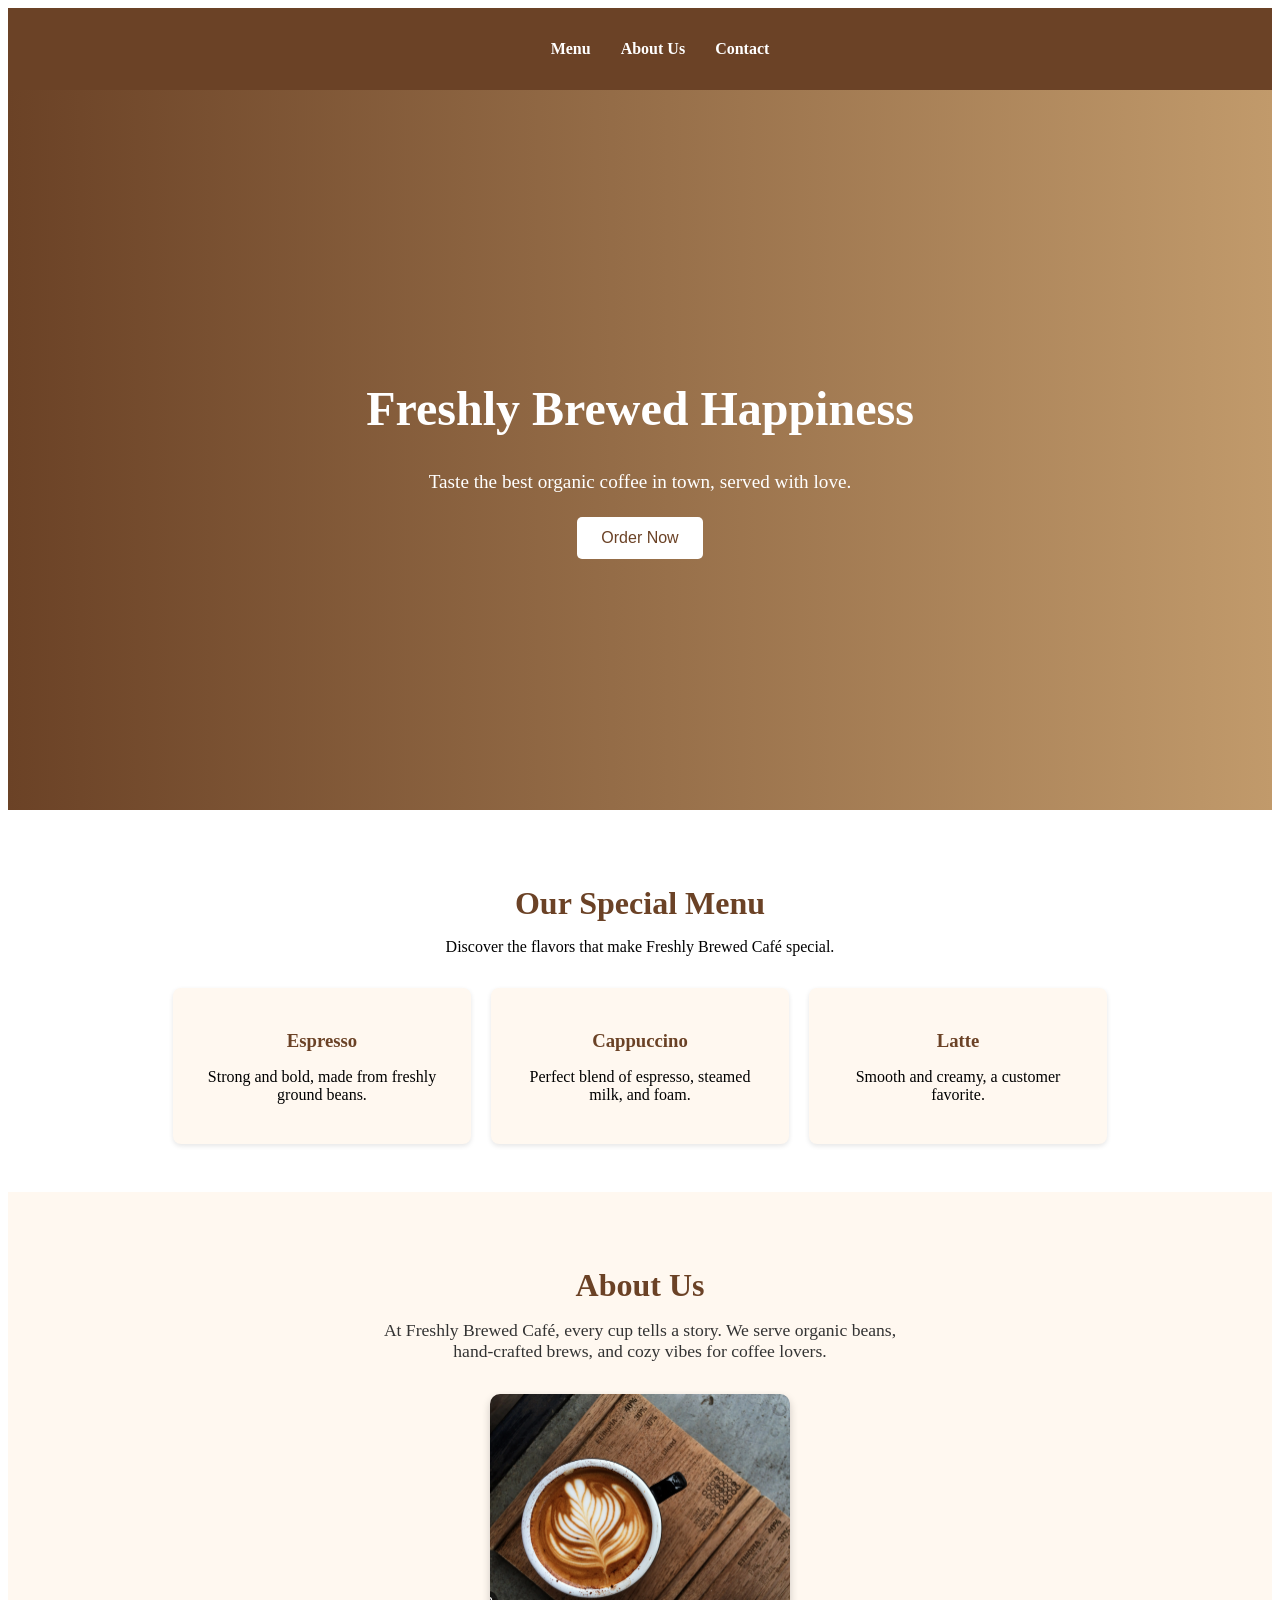
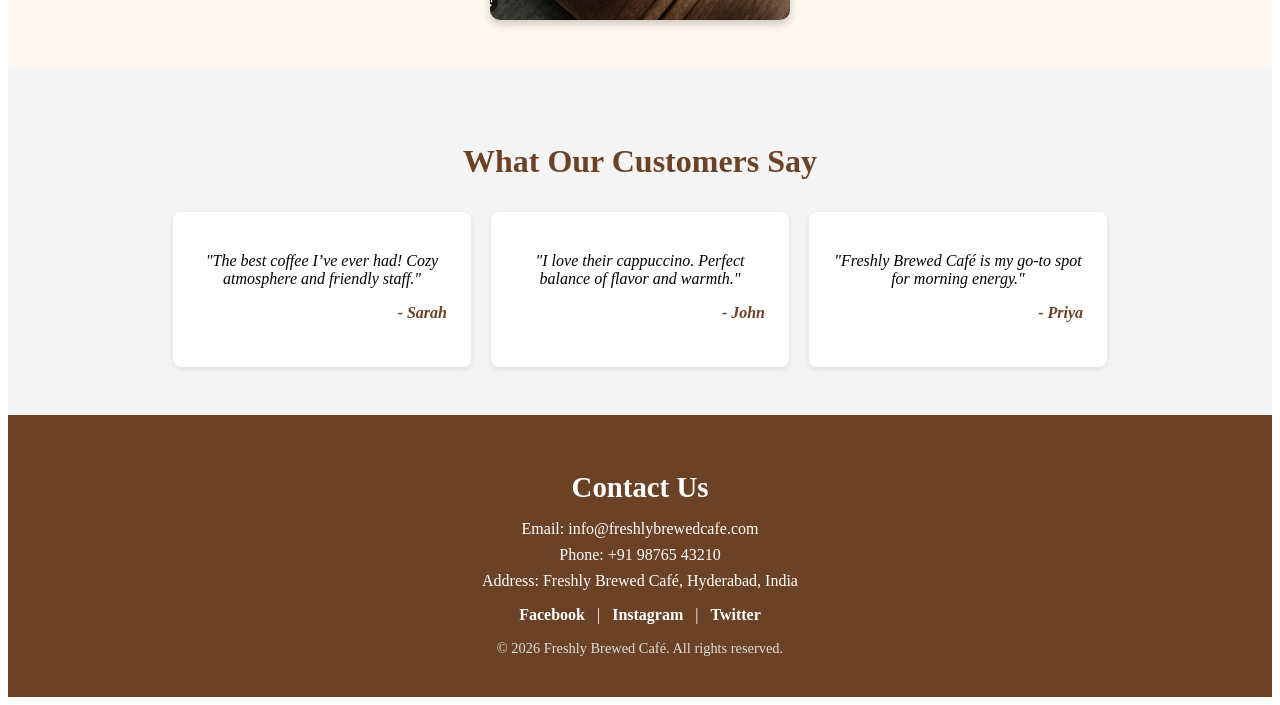
<file: index.html>
<!DOCTYPE html>
<html lang="en">
<head>
    <meta charset="UTF-8">
    <meta name="viewport" content="width=device-width, initial-scale=1.0">
    <title> Coffee shop </title>
    <link rel="stylesheet" href="style.css">
</head>
<body>
    <!-- Navigation Bar -->
<nav>
  <ul>
    <li><a href="#features">Menu</a></li>
    <li><a href="#about">About Us</a></li>
    <li><a href="#contact">Contact</a></li>
  </ul>
</nav>


<!-- Hero Section -->
<section class="hero">
  <!-- Main headline -->
  <h1>Freshly Brewed Happiness</h1>
  
  <!-- Subheadline -->
  <p>Taste the best organic coffee in town, served with love.</p>
  
  <!-- Call-to-action button -->
  <button>Order Now</button>
</section>

<!-- Features Section (Menu Highlights) -->
<section id="features" class="section">
  <!-- Section heading -->
  <h2>Our Special Menu</h2>
  
  <!-- Short description -->
  <p>Discover the flavors that make Freshly Brewed Café special.</p>
  
  <!-- Container holding feature boxes -->
  <div class="features-container">
    
    <!-- Feature 1 -->
    <div class="feature-box">
      <h3>Espresso</h3>
      <p>Strong and bold, made from freshly ground beans.</p>
    </div>
    
    <!-- Feature 2 -->
    <div class="feature-box">
      <h3>Cappuccino</h3>
      <p>Perfect blend of espresso, steamed milk, and foam.</p>
    </div>
    
    <!-- Feature 3 -->
    <div class="feature-box">
      <h3>Latte</h3>
      <p>Smooth and creamy, a customer favorite.</p>
    </div>
    
  </div>
</section>


<!-- About Section -->
<section id="about" class="section about">
  <!-- Section heading -->
  <h2>About Us</h2>
  
  <!-- Short description -->
  <p>At Freshly Brewed Café, every cup tells a story. 
     We serve organic beans, hand‑crafted brews, and cozy vibes for coffee lovers.</p>
  
  <!-- Optional image (place a coffee photo in your project folder as coffee.jpg) -->
  <img src="coffee.png" alt="Coffee cup" class="about-img">
</section>


    <!-- Testimonials Section -->
<section id="testimonials" class="section testimonials">
  <!-- Section heading -->
  <h2>What Our Customers Say</h2>
  
  <!-- Container for testimonials -->
  <div class="testimonials-container">
    
    <!-- Testimonial 1 -->
    <div class="testimonial-box">
      <p>"The best coffee I’ve ever had! Cozy atmosphere and friendly staff."</p>
      <h4>- Sarah</h4>
    </div>
    
    <!-- Testimonial 2 -->
    <div class="testimonial-box">
      <p>"I love their cappuccino. Perfect balance of flavor and warmth."</p>
      <h4>- John</h4>
    </div>
    
    <!-- Testimonial 3 -->
    <div class="testimonial-box">
      <p>"Freshly Brewed Café is my go-to spot for morning energy."</p>
      <h4>- Priya</h4>
    </div>
    
  </div>
</section>

<!-- Contact/Footer Section -->
<footer id="contact" class="footer">
  <!-- Heading -->
  <h2>Contact Us</h2>
  
  <!-- Contact details -->
  <p>Email: info@freshlybrewedcafe.com</p>
  <p>Phone: +91 98765 43210</p>
  <p>Address: Freshly Brewed Café, Hyderabad, India</p>
  
  <!-- Social links -->
  <div class="social-links">
    <a href="#">Facebook</a> |
    <a href="#">Instagram</a> |
    <a href="#">Twitter</a>
  </div>
  
  <!-- Copyright -->
  <p class="copyright">© 2026 Freshly Brewed Café. All rights reserved.</p>
</footer>

</body>
</html>
</file>
<file: style.css>
/* Navigation Bar */
nav {
  background: #6b4226; /* coffee brown */
  color: #fff;
  padding: 1rem;
  position: sticky; /* stays at top when scrolling */
  top: 0;
}

nav ul {
  display: flex;
  justify-content: center;
  list-style: none;
}

nav ul li {
  margin: 0 15px;
}

nav ul li a {
  color: #fff;
  text-decoration: none;
  font-weight: bold;
}

/* Hero Section Styling */
.hero {
  height: 80vh; /* takes 80% of screen height */
  display: flex; /* flexbox for alignment */
  flex-direction: column; /* stack items vertically */
  justify-content: center; /* center vertically */
  align-items: center; /* center horizontally */
  background: linear-gradient(to right, #6b4226, #c19a6b); /* coffee brown gradient */
  color: #fff; /* white text for contrast */
  text-align: center; /* center text */
}

.hero h1 {
  font-size: 3rem; /* large headline */
  margin-bottom: 1rem;
}

.hero p {
  font-size: 1.2rem; /* subheadline size */
  margin-bottom: 1.5rem;
}

.hero button {
  padding: 12px 24px;
  border: none;
  background: #fff; /* white button */
  color: #6b4226; /* coffee brown text */
  cursor: pointer;
  font-size: 1rem;
  border-radius: 5px; /* rounded corners */
  transition: 0.3s ease; /* smooth hover effect */
}

.hero button:hover {
  background: #f4f4f4; /* light gray on hover */
}


/* Features Section */
.section {
  padding: 3rem 1rem; /* spacing around section */
  text-align: center; /* center heading and text */
}

.section h2 {
  margin-bottom: 1rem;
  font-size: 2rem;
  color: #6b4226; /* coffee brown */
}

.features-container {
  display: flex; /* arrange feature boxes side by side */
  justify-content: center; /* center them horizontally */
  gap: 20px; /* space between boxes */
  flex-wrap: wrap; /* allow wrapping on smaller screens */
  margin-top: 2rem;
}

.feature-box {
  background: #fff8f0; /* warm coffee-like background */
  padding: 1.5rem;
  border-radius: 8px;
  width: 250px;
  box-shadow: 0 2px 5px rgba(0,0,0,0.1);
}

.feature-box h3 {
  margin-bottom: 0.5rem;
  color: #6b4226; /* coffee brown */
}


/* About Section */
.about {
  background: #fff8f0; /* warm coffee-like background */
  padding: 3rem 1rem;
}

.about h2 {
  margin-bottom: 1rem;
  font-size: 2rem;
  color: #6b4226; /* coffee brown */
}

.about p {
  max-width: 600px; /* limit text width for readability */
  margin: 0 auto 2rem auto; /* center text with spacing below */
  font-size: 1.1rem;
  color: #333;
}

.about-img {
  display: block;
  margin: 0 auto; /* center image */
  width: 300px; /* fixed size */
  border-radius: 10px; /* rounded corners */
  box-shadow: 0 4px 8px rgba(0,0,0,0.2); /* subtle shadow */
}


/* Testimonials Section */
.testimonials {
  background: #f4f4f4; /* light background for contrast */
  padding: 3rem 1rem;
}

.testimonials h2 {
  margin-bottom: 1rem;
  font-size: 2rem;
  color: #6b4226; /* coffee brown */
}

.testimonials-container {
  display: flex;
  justify-content: center;
  gap: 20px;
  flex-wrap: wrap; /* wrap on smaller screens */
  margin-top: 2rem;
}

.testimonial-box {
  background: #fff;
  padding: 1.5rem;
  border-radius: 8px;
  width: 250px;
  box-shadow: 0 2px 5px rgba(0,0,0,0.1);
  font-style: italic; /* make quotes look stylish */
}

.testimonial-box h4 {
  margin-top: 1rem;
  text-align: right;
  color: #6b4226;
}
/* Footer Section */
.footer {
  background: #6b4226; /* coffee brown */
  color: #fff;
  text-align: center;
  padding: 2rem 1rem;
}

.footer h2 {
  margin-bottom: 1rem;
  font-size: 1.8rem;
}

.footer p {
  margin: 0.5rem 0;
}

.social-links {
  margin: 1rem 0;
}

.social-links a {
  color: #fff;
  text-decoration: none;
  margin: 0 8px;
  font-weight: bold;
}

.social-links a:hover {
  text-decoration: underline;
}

.footer .copyright {
  margin-top: 1rem;
  font-size: 0.9rem;
  color: #ddd;
}

/* Responsive Design */

/* For tablets and smaller screens */
@media (max-width: 768px) {
  .hero h1 {
    font-size: 2.2rem; /* smaller headline */
  }

  .hero p {
    font-size: 1rem;
  }

  .features-container {
    flex-direction: column; /* stack features vertically */
    align-items: center;
  }

  .testimonials-container {
    flex-direction: column; /* stack testimonials vertically */
    align-items: center;
  }

  .about-img {
    width: 80%; /* make image flexible */
  }
}

/* For mobile phones */
@media (max-width: 480px) {
  nav ul {
    flex-direction: column; /* stack nav links */
    gap: 10px;
  }

  .hero {
    padding: 2rem 1rem;
    height: auto; /* allow content to fit naturally */
  }

  .hero h1 {
    font-size: 1.8rem;
  }

  .hero p {
    font-size: 0.9rem;
  }

  .hero button {
    width: 100%; /* full-width button on mobile */
  }

  .feature-box,
  .testimonial-box {
    width: 90%; /* take most of screen width */
  }
}

/* Extra Responsive Tweaks */

/* Tablet screens */
@media (max-width: 768px) {
  nav ul {
    flex-wrap: wrap; /* allow nav links to wrap */
  }

  .hero h1 {
    font-size: 2.2rem;
  }

  .features-container,
  .testimonials-container {
    flex-direction: column; /* stack vertically */
    align-items: center;
  }

  .feature-box,
  .testimonial-box {
    width: 80%; /* wider boxes for tablet */
  }
}

/* Mobile screens */
@media (max-width: 480px) {
  nav ul {
    flex-direction: column;
    gap: 10px;
  }

  .hero {
    padding: 2rem 1rem;
    height: auto;
  }

  .hero h1 {
    font-size: 1.8rem;
  }

  .hero p {
    font-size: 0.9rem;
  }

  .hero button {
    width: 100%; /* full-width button */
  }

  .about-img {
    width: 90%; /* flexible image */
  }

  .feature-box,
  .testimonial-box {
    width: 95%; /* almost full screen */
  }

  .footer {
    font-size: 0.9rem; /* smaller text for mobile */
  }
}
</file>
